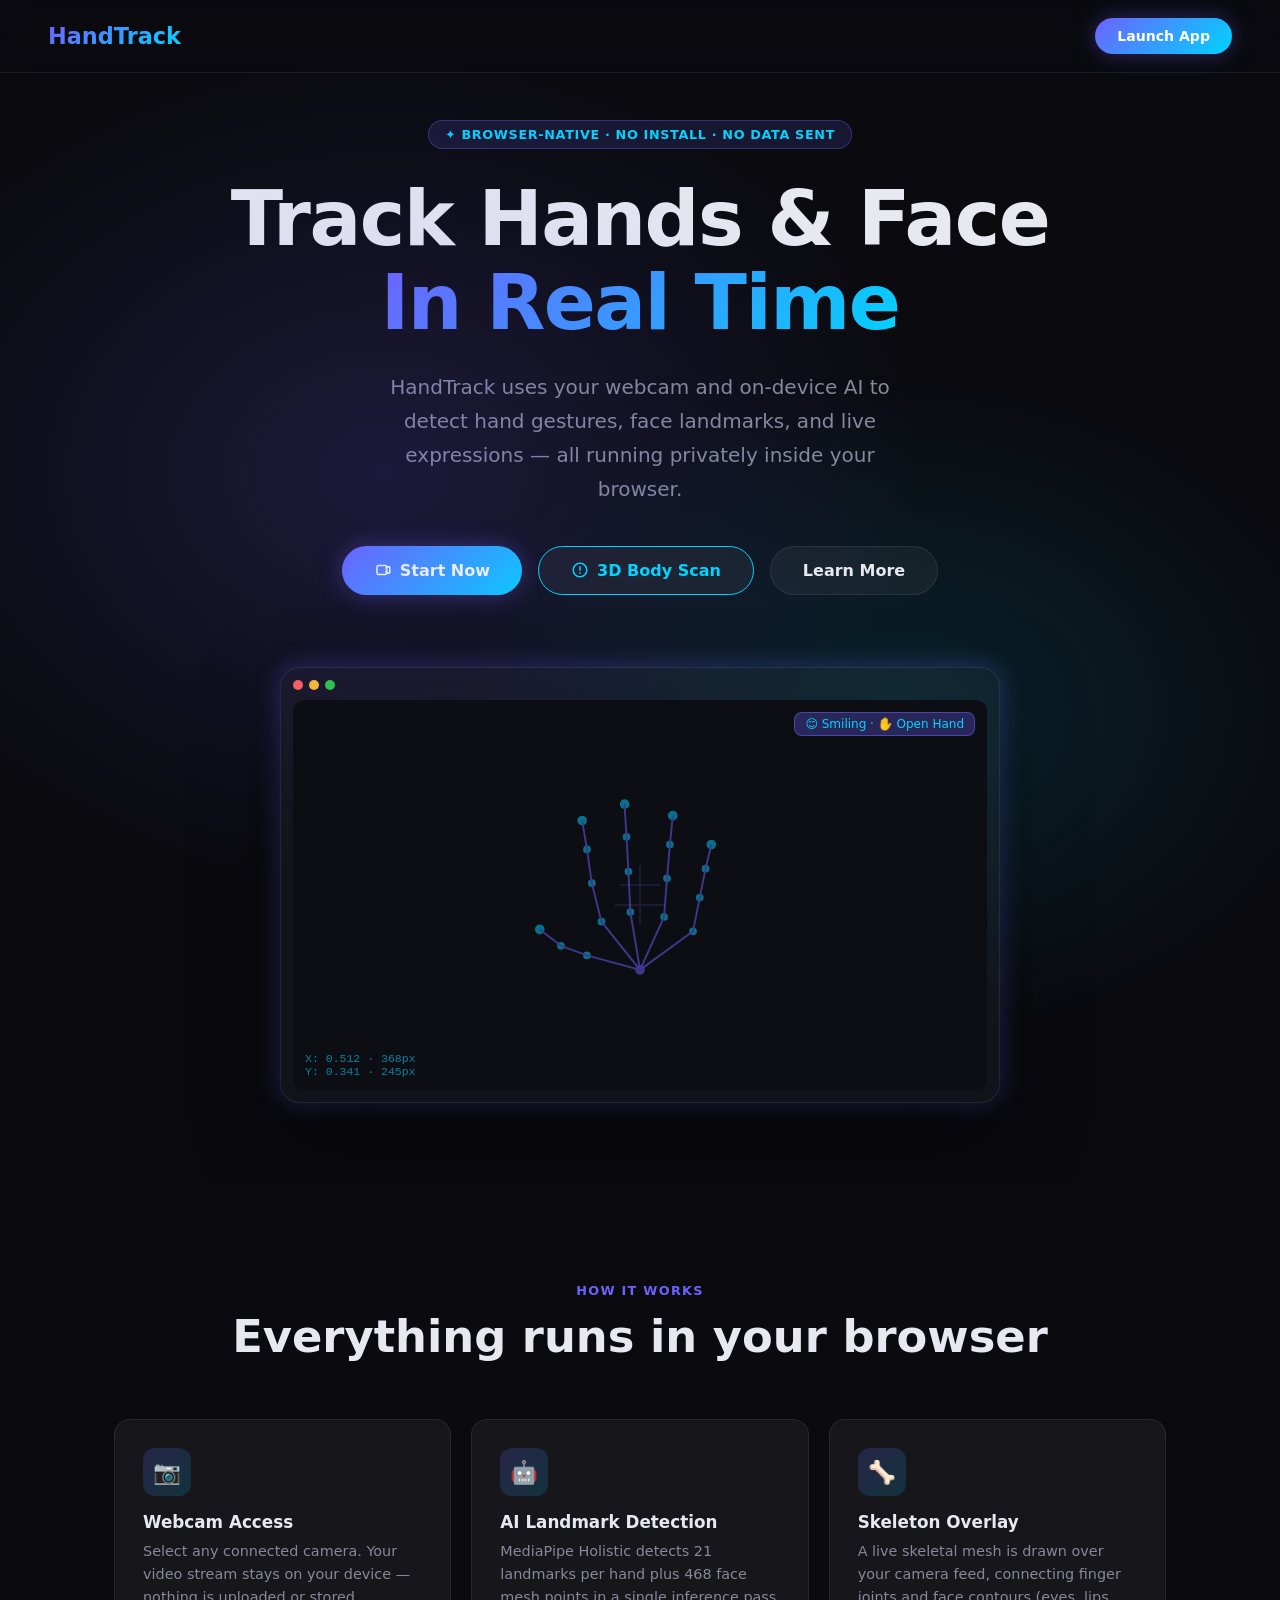
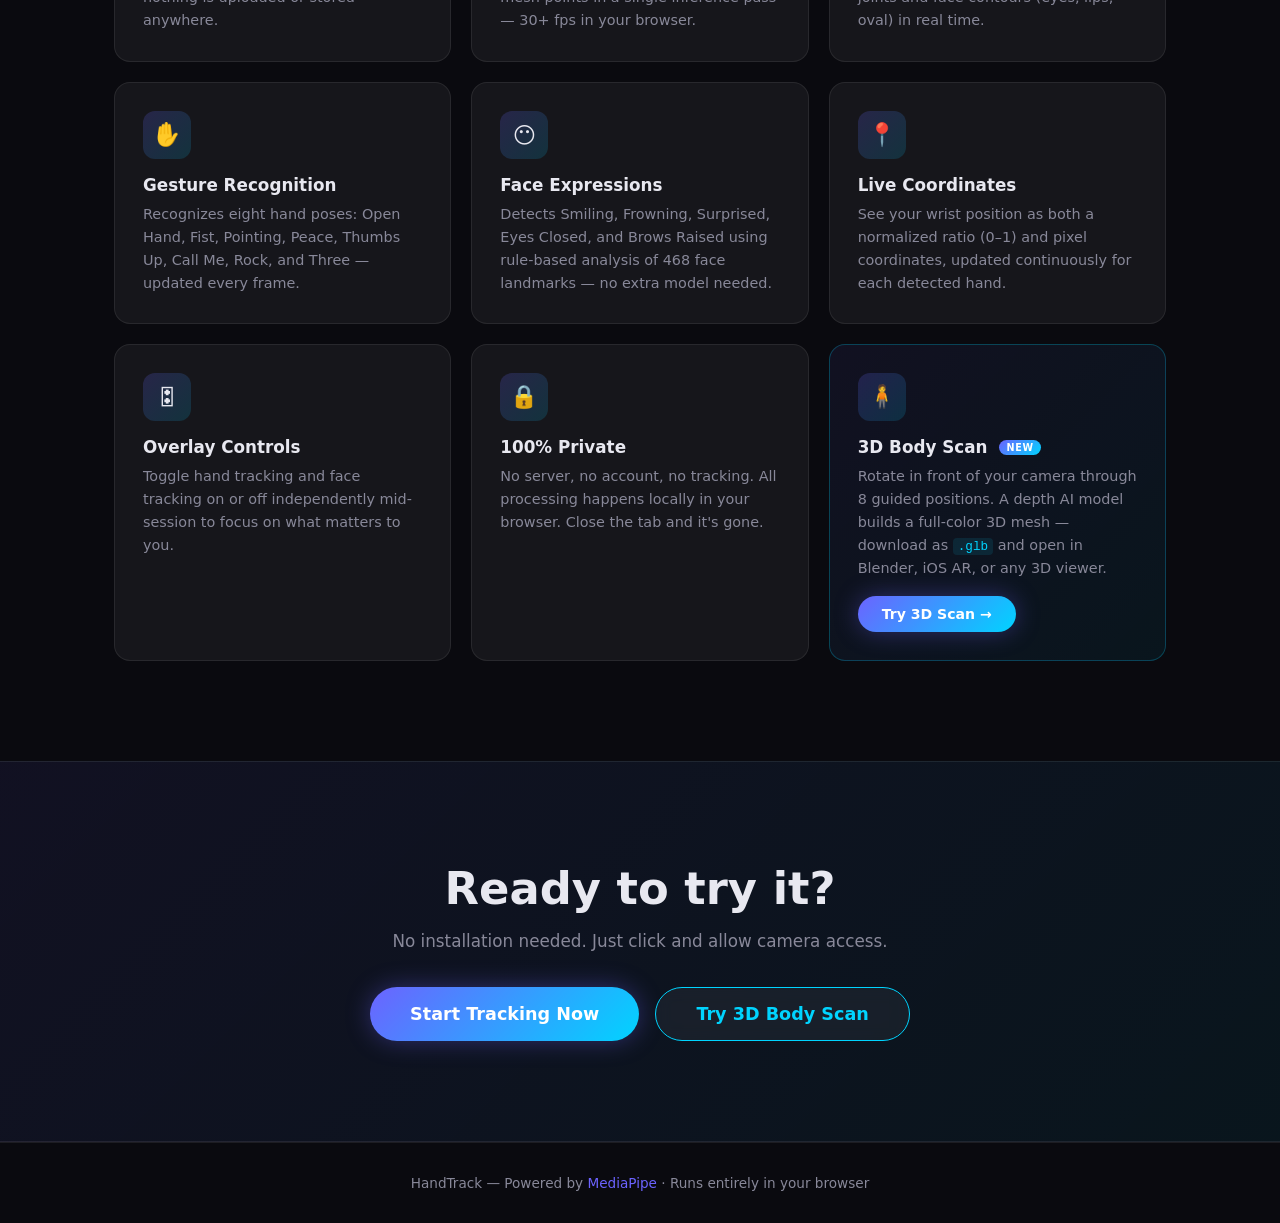
<file: index.html>
<!DOCTYPE html>
<html lang="en">
<head>
  <meta charset="UTF-8" />
  <meta name="viewport" content="width=device-width, initial-scale=1.0" />
  <title>HandTrack — Real-Time Hand &amp; Face Tracking</title>
  <link rel="stylesheet" href="style.css" />
</head>
<body>

  <!-- Nav -->
  <nav class="home-nav">
    <span class="nav-logo">HandTrack</span>
    <a href="camera.html" class="btn btn-primary" style="padding:10px 22px;font-size:0.88rem;">
      Launch App
    </a>
  </nav>

  <!-- Hero -->
  <section class="hero">
    <div class="hero-bg"></div>
    <div class="hero-badge">✦ Browser-native · No install · No data sent</div>
    <h1>Track Hands &amp; Face<br><span>In Real Time</span></h1>
    <p class="hero-sub">
      HandTrack uses your webcam and on-device AI to detect hand gestures,
      face landmarks, and live expressions — all running privately inside your browser.
    </p>
    <div class="hero-cta">
      <a href="camera.html" class="btn btn-primary">
        <svg width="18" height="18" fill="none" viewBox="0 0 24 24" stroke="currentColor" stroke-width="2">
          <path d="M15 10l4.553-2.277A1 1 0 0121 8.618v6.764a1 1 0 01-1.447.894L15 14M4 8a2 2 0 012-2h9a2 2 0 012 2v8a2 2 0 01-2 2H6a2 2 0 01-2-2V8z"/>
        </svg>
        Start Now
      </a>
      <a href="scan.html" class="btn btn-ghost" style="border-color:var(--accent2);color:var(--accent2);">
        <svg width="18" height="18" fill="none" viewBox="0 0 24 24" stroke="currentColor" stroke-width="2">
          <path d="M12 2C6.48 2 2 6.48 2 12s4.48 10 10 10 10-4.48 10-10S17.52 2 12 2zm0 18c-4.41 0-8-3.59-8-8s3.59-8 8-8 8 3.59 8 8-3.59 8-8 8zm-1-13h2v6h-2zm0 8h2v2h-2z" stroke="none" fill="currentColor"/>
        </svg>
        3D Body Scan
      </a>
      <a href="#how-it-works" class="btn btn-ghost">Learn More</a>
    </div>

    <!-- Mock UI Preview -->
    <div class="hero-preview">
      <div class="preview-bar">
        <span></span><span></span><span></span>
      </div>
      <div class="preview-screen">
        <svg viewBox="0 0 80 80" fill="none" xmlns="http://www.w3.org/2000/svg">
          <path d="M40 10 L40 70 M20 30 L60 30 M15 50 L65 50" stroke="#6c63ff" stroke-width="2"/>
        </svg>
        <div class="preview-label">😊 Smiling · ✋ Open Hand</div>
        <div class="preview-coords">
          X: 0.512 · 368px<br>
          Y: 0.341 · 245px
        </div>
        <!-- Skeleton dots decoration -->
        <svg style="position:absolute;inset:0;width:100%;height:100%;opacity:0.5" viewBox="0 0 720 405">
          <!-- palm -->
          <circle cx="360" cy="280" r="5" fill="#6c63ff"/>
          <!-- index finger -->
          <circle cx="320" cy="230" r="4" fill="#00d4ff"/>
          <circle cx="310" cy="190" r="4" fill="#00d4ff"/>
          <circle cx="305" cy="155" r="4" fill="#00d4ff"/>
          <circle cx="300" cy="125" r="5" fill="#00d4ff"/>
          <line x1="360" y1="280" x2="320" y2="230" stroke="#6c63ff" stroke-width="2"/>
          <line x1="320" y1="230" x2="310" y2="190" stroke="#6c63ff" stroke-width="2"/>
          <line x1="310" y1="190" x2="305" y2="155" stroke="#6c63ff" stroke-width="2"/>
          <line x1="305" y1="155" x2="300" y2="125" stroke="#6c63ff" stroke-width="2"/>
          <!-- middle finger -->
          <circle cx="350" cy="220" r="4" fill="#00d4ff"/>
          <circle cx="348" cy="178" r="4" fill="#00d4ff"/>
          <circle cx="346" cy="142" r="4" fill="#00d4ff"/>
          <circle cx="344" cy="108" r="5" fill="#00d4ff"/>
          <line x1="360" y1="280" x2="350" y2="220" stroke="#6c63ff" stroke-width="2"/>
          <line x1="350" y1="220" x2="348" y2="178" stroke="#6c63ff" stroke-width="2"/>
          <line x1="348" y1="178" x2="346" y2="142" stroke="#6c63ff" stroke-width="2"/>
          <line x1="346" y1="142" x2="344" y2="108" stroke="#6c63ff" stroke-width="2"/>
          <!-- ring -->
          <circle cx="385" cy="225" r="4" fill="#00d4ff"/>
          <circle cx="388" cy="185" r="4" fill="#00d4ff"/>
          <circle cx="391" cy="150" r="4" fill="#00d4ff"/>
          <circle cx="394" cy="120" r="5" fill="#00d4ff"/>
          <line x1="360" y1="280" x2="385" y2="225" stroke="#6c63ff" stroke-width="2"/>
          <line x1="385" y1="225" x2="388" y2="185" stroke="#6c63ff" stroke-width="2"/>
          <line x1="388" y1="185" x2="391" y2="150" stroke="#6c63ff" stroke-width="2"/>
          <line x1="391" y1="150" x2="394" y2="120" stroke="#6c63ff" stroke-width="2"/>
          <!-- pinky -->
          <circle cx="415" cy="240" r="4" fill="#00d4ff"/>
          <circle cx="422" cy="205" r="4" fill="#00d4ff"/>
          <circle cx="428" cy="175" r="4" fill="#00d4ff"/>
          <circle cx="434" cy="150" r="5" fill="#00d4ff"/>
          <line x1="360" y1="280" x2="415" y2="240" stroke="#6c63ff" stroke-width="2"/>
          <line x1="415" y1="240" x2="422" y2="205" stroke="#6c63ff" stroke-width="2"/>
          <line x1="422" y1="205" x2="428" y2="175" stroke="#6c63ff" stroke-width="2"/>
          <line x1="428" y1="175" x2="434" y2="150" stroke="#6c63ff" stroke-width="2"/>
          <!-- thumb -->
          <circle cx="305" cy="265" r="4" fill="#00d4ff"/>
          <circle cx="278" cy="255" r="4" fill="#00d4ff"/>
          <circle cx="256" cy="238" r="5" fill="#00d4ff"/>
          <line x1="360" y1="280" x2="305" y2="265" stroke="#6c63ff" stroke-width="2"/>
          <line x1="305" y1="265" x2="278" y2="255" stroke="#6c63ff" stroke-width="2"/>
          <line x1="278" y1="255" x2="256" y2="238" stroke="#6c63ff" stroke-width="2"/>
        </svg>
      </div>
    </div>
  </section>

  <!-- How it works -->
  <section class="section" id="how-it-works">
    <div class="section-label">How It Works</div>
    <h2>Everything runs in your browser</h2>
    <div class="features-grid">
      <div class="feature-card">
        <div class="feature-icon">📷</div>
        <h3>Webcam Access</h3>
        <p>Select any connected camera. Your video stream stays on your device — nothing is uploaded or stored anywhere.</p>
      </div>
      <div class="feature-card">
        <div class="feature-icon">🤖</div>
        <h3>AI Landmark Detection</h3>
        <p>MediaPipe Holistic detects 21 landmarks per hand plus 468 face mesh points in a single inference pass — 30+ fps in your browser.</p>
      </div>
      <div class="feature-card">
        <div class="feature-icon">🦴</div>
        <h3>Skeleton Overlay</h3>
        <p>A live skeletal mesh is drawn over your camera feed, connecting finger joints and face contours (eyes, lips, oval) in real time.</p>
      </div>
      <div class="feature-card">
        <div class="feature-icon">✋</div>
        <h3>Gesture Recognition</h3>
        <p>Recognizes eight hand poses: Open Hand, Fist, Pointing, Peace, Thumbs Up, Call Me, Rock, and Three — updated every frame.</p>
      </div>
      <div class="feature-card">
        <div class="feature-icon">😶</div>
        <h3>Face Expressions</h3>
        <p>Detects Smiling, Frowning, Surprised, Eyes Closed, and Brows Raised using rule-based analysis of 468 face landmarks — no extra model needed.</p>
      </div>
      <div class="feature-card">
        <div class="feature-icon">📍</div>
        <h3>Live Coordinates</h3>
        <p>See your wrist position as both a normalized ratio (0–1) and pixel coordinates, updated continuously for each detected hand.</p>
      </div>
      <div class="feature-card">
        <div class="feature-icon">🎛</div>
        <h3>Overlay Controls</h3>
        <p>Toggle hand tracking and face tracking on or off independently mid-session to focus on what matters to you.</p>
      </div>
      <div class="feature-card">
        <div class="feature-icon">🔒</div>
        <h3>100% Private</h3>
        <p>No server, no account, no tracking. All processing happens locally in your browser. Close the tab and it's gone.</p>
      </div>
      <div class="feature-card feature-card--scan">
        <div class="feature-icon">🧍</div>
        <h3>3D Body Scan <span class="feature-badge">New</span></h3>
        <p>Rotate in front of your camera through 8 guided positions. A depth AI model builds a full-color 3D mesh — download as <code>.glb</code> and open in Blender, iOS AR, or any 3D viewer.</p>
        <a href="scan.html" class="btn btn-primary" style="margin-top:16px;padding:10px 24px;font-size:0.88rem;">Try 3D Scan →</a>
      </div>
    </div>
  </section>

  <!-- CTA band -->
  <div class="cta-band">
    <h2>Ready to try it?</h2>
    <p>No installation needed. Just click and allow camera access.</p>
    <div style="display:flex;gap:16px;flex-wrap:wrap;justify-content:center;">
      <a href="camera.html" class="btn btn-primary" style="font-size:1.1rem;padding:16px 40px;">
        Start Tracking Now
      </a>
      <a href="scan.html" class="btn btn-ghost" style="font-size:1.1rem;padding:16px 40px;border-color:var(--accent2);color:var(--accent2);">
        Try 3D Body Scan
      </a>
    </div>
  </div>

  <footer>
    <p>HandTrack &mdash; Powered by <a href="https://mediapipe.dev" style="color:var(--accent)">MediaPipe</a> &middot; Runs entirely in your browser</p>
  </footer>

</body>
</html>
</file>
<file: style.css>
/* ── Reset & Base ── */
*, *::before, *::after { box-sizing: border-box; margin: 0; padding: 0; }

:root {
  --bg: #0a0a0f;
  --bg2: #12121a;
  --surface: rgba(255,255,255,0.05);
  --border: rgba(255,255,255,0.08);
  --accent: #6c63ff;
  --accent2: #00d4ff;
  --text: #e8e8f0;
  --muted: #888899;
  --radius: 16px;
  --glow: 0 0 24px rgba(108,99,255,0.35);
}

html, body {
  height: 100%;
  font-family: 'Segoe UI', system-ui, sans-serif;
  background: var(--bg);
  color: var(--text);
  -webkit-font-smoothing: antialiased;
}

a { color: inherit; text-decoration: none; }

/* ── Buttons ── */
.btn {
  display: inline-flex;
  align-items: center;
  gap: 8px;
  padding: 14px 32px;
  border-radius: 50px;
  border: none;
  font-size: 1rem;
  font-weight: 600;
  cursor: pointer;
  transition: transform 0.15s, box-shadow 0.15s, opacity 0.15s;
}
.btn:hover { transform: translateY(-2px); }
.btn:active { transform: translateY(0); }

.btn-primary {
  background: linear-gradient(135deg, var(--accent), var(--accent2));
  color: #fff;
  box-shadow: var(--glow);
}
.btn-primary:hover { box-shadow: 0 0 36px rgba(108,99,255,0.55); }

.btn-ghost {
  background: var(--surface);
  color: var(--text);
  border: 1px solid var(--border);
  backdrop-filter: blur(8px);
}
.btn-ghost:hover { background: rgba(255,255,255,0.09); }

/* ── Glass card ── */
.card {
  background: var(--surface);
  border: 1px solid var(--border);
  border-radius: var(--radius);
  backdrop-filter: blur(12px);
  padding: 24px;
}

/* ════════════════════════════════════════
   HOME PAGE
════════════════════════════════════════ */
.home-nav {
  position: fixed;
  top: 0; left: 0; right: 0;
  z-index: 100;
  display: flex;
  align-items: center;
  justify-content: space-between;
  padding: 18px 48px;
  background: rgba(10,10,15,0.8);
  backdrop-filter: blur(12px);
  border-bottom: 1px solid var(--border);
}
.nav-logo {
  font-size: 1.4rem;
  font-weight: 800;
  background: linear-gradient(135deg, var(--accent), var(--accent2));
  -webkit-background-clip: text;
  -webkit-text-fill-color: transparent;
  background-clip: text;
}

/* Hero */
.hero {
  min-height: 100vh;
  display: flex;
  flex-direction: column;
  align-items: center;
  justify-content: center;
  text-align: center;
  padding: 120px 24px 80px;
  position: relative;
  overflow: hidden;
}

.hero-bg {
  position: absolute;
  inset: 0;
  background:
    radial-gradient(ellipse 60% 50% at 30% 40%, rgba(108,99,255,0.18) 0%, transparent 70%),
    radial-gradient(ellipse 50% 40% at 70% 60%, rgba(0,212,255,0.12) 0%, transparent 70%);
  pointer-events: none;
}

.hero-badge {
  display: inline-flex;
  align-items: center;
  gap: 6px;
  padding: 6px 16px;
  border-radius: 50px;
  background: rgba(108,99,255,0.15);
  border: 1px solid rgba(108,99,255,0.35);
  font-size: 0.8rem;
  font-weight: 600;
  letter-spacing: 0.05em;
  color: var(--accent2);
  text-transform: uppercase;
  margin-bottom: 28px;
}

.hero h1 {
  font-size: clamp(2.8rem, 6vw, 5.5rem);
  font-weight: 800;
  line-height: 1.1;
  letter-spacing: -0.02em;
  margin-bottom: 24px;
}
.hero h1 span {
  background: linear-gradient(135deg, var(--accent), var(--accent2));
  -webkit-background-clip: text;
  -webkit-text-fill-color: transparent;
  background-clip: text;
}

.hero-sub {
  font-size: clamp(1rem, 2vw, 1.25rem);
  color: var(--muted);
  max-width: 560px;
  line-height: 1.7;
  margin-bottom: 40px;
}

.hero-cta {
  display: flex;
  gap: 16px;
  flex-wrap: wrap;
  justify-content: center;
  margin-bottom: 72px;
}

.hero-preview {
  width: 100%;
  max-width: 720px;
  border-radius: 20px;
  border: 1px solid var(--border);
  background: var(--bg2);
  padding: 12px;
  box-shadow: 0 32px 80px rgba(0,0,0,0.5), var(--glow);
}
.preview-bar {
  display: flex;
  gap: 6px;
  margin-bottom: 10px;
}
.preview-bar span {
  width: 10px; height: 10px; border-radius: 50%;
}
.preview-bar span:nth-child(1) { background: #ff5f57; }
.preview-bar span:nth-child(2) { background: #febc2e; }
.preview-bar span:nth-child(3) { background: #28c840; }
.preview-screen {
  border-radius: 12px;
  background: #0d0d14;
  aspect-ratio: 16/9;
  display: flex;
  align-items: center;
  justify-content: center;
  position: relative;
  overflow: hidden;
}
.preview-screen svg {
  opacity: 0.15;
  width: 80px;
}
.preview-label {
  position: absolute;
  top: 12px; right: 12px;
  background: rgba(108,99,255,0.3);
  border: 1px solid rgba(108,99,255,0.5);
  border-radius: 8px;
  padding: 4px 10px;
  font-size: 0.75rem;
  color: var(--accent2);
}
.preview-coords {
  position: absolute;
  bottom: 12px; left: 12px;
  font-family: monospace;
  font-size: 0.72rem;
  color: #00d4ff99;
}
.preview-hand-dots {
  position: absolute;
  inset: 0;
  display: flex;
  align-items: center;
  justify-content: center;
}

/* How it works */
.section {
  padding: 100px 24px;
  max-width: 1100px;
  margin: 0 auto;
}
.section-label {
  text-align: center;
  font-size: 0.8rem;
  font-weight: 700;
  text-transform: uppercase;
  letter-spacing: 0.1em;
  color: var(--accent);
  margin-bottom: 12px;
}
.section h2 {
  text-align: center;
  font-size: clamp(1.8rem, 3.5vw, 2.8rem);
  font-weight: 800;
  margin-bottom: 56px;
}

.features-grid {
  display: grid;
  grid-template-columns: repeat(auto-fit, minmax(260px, 1fr));
  gap: 20px;
}
.feature-card {
  background: var(--surface);
  border: 1px solid var(--border);
  border-radius: var(--radius);
  padding: 28px;
  transition: border-color 0.2s, transform 0.2s;
}
.feature-card:hover {
  border-color: rgba(108,99,255,0.4);
  transform: translateY(-4px);
}
.feature-icon {
  width: 48px; height: 48px;
  border-radius: 12px;
  background: linear-gradient(135deg, rgba(108,99,255,0.2), rgba(0,212,255,0.15));
  display: flex;
  align-items: center;
  justify-content: center;
  font-size: 1.4rem;
  margin-bottom: 16px;
}
.feature-card h3 {
  font-size: 1.05rem;
  font-weight: 700;
  margin-bottom: 8px;
}
.feature-card p {
  font-size: 0.9rem;
  color: var(--muted);
  line-height: 1.6;
}

/* CTA band */
.cta-band {
  text-align: center;
  padding: 100px 24px;
  background: linear-gradient(135deg, rgba(108,99,255,0.08), rgba(0,212,255,0.06));
  border-top: 1px solid var(--border);
  border-bottom: 1px solid var(--border);
}
.cta-band h2 {
  font-size: clamp(1.8rem, 3.5vw, 2.8rem);
  font-weight: 800;
  margin-bottom: 16px;
}
.cta-band p {
  color: var(--muted);
  margin-bottom: 36px;
  font-size: 1.05rem;
}

footer {
  text-align: center;
  padding: 32px;
  color: var(--muted);
  font-size: 0.85rem;
  border-top: 1px solid var(--border);
}

/* ════════════════════════════════════════
   CAMERA PAGE
════════════════════════════════════════ */
.cam-page {
  height: 100vh;
  display: grid;
  grid-template-rows: auto 1fr;
  overflow: hidden;
}

.cam-header {
  display: flex;
  align-items: center;
  justify-content: space-between;
  padding: 14px 24px;
  background: var(--bg2);
  border-bottom: 1px solid var(--border);
  gap: 16px;
  flex-wrap: wrap;
  /* iOS notch / Dynamic Island */
  padding-top:   max(14px, env(safe-area-inset-top));
  padding-left:  max(24px, env(safe-area-inset-left));
  padding-right: max(24px, env(safe-area-inset-right));
}

.cam-header .nav-logo { font-size: 1.2rem; }

.cam-controls {
  display: flex;
  align-items: center;
  gap: 12px;
  flex-wrap: wrap;
}

.cam-select-wrap {
  position: relative;
}
.cam-select-wrap select {
  appearance: none;
  background: var(--surface);
  border: 1px solid var(--border);
  color: var(--text);
  border-radius: 8px;
  padding: 8px 36px 8px 14px;
  font-size: 0.88rem;
  cursor: pointer;
  outline: none;
  transition: border-color 0.2s;
  min-width: 180px;
}
.cam-select-wrap select:hover,
.cam-select-wrap select:focus { border-color: var(--accent); }
.cam-select-wrap::after {
  content: '▾';
  position: absolute;
  right: 12px;
  top: 50%;
  transform: translateY(-50%);
  pointer-events: none;
  color: var(--muted);
  font-size: 0.8rem;
}

.status-dot {
  display: flex;
  align-items: center;
  gap: 6px;
  font-size: 0.82rem;
  color: var(--muted);
}
.dot {
  width: 8px; height: 8px;
  border-radius: 50%;
  background: #444;
  transition: background 0.3s;
}
.dot.active { background: #00e676; box-shadow: 0 0 6px #00e676; }
.dot.loading { background: #febc2e; animation: pulse 1s infinite; }

@keyframes pulse {
  0%, 100% { opacity: 1; }
  50% { opacity: 0.3; }
}

/* Camera viewport */
.cam-viewport {
  position: relative;
  display: flex;
  align-items: center;
  justify-content: center;
  background: #050507;
  overflow: hidden;
}

#videoEl {
  position: absolute;
  width: 100%; height: 100%;
  object-fit: contain;
  z-index: 0;
  /* Mirror so the view feels like a selfie / whiteboard — natural for drawing */
  transform: scaleX(-1);
}

/* Canvas wrapper — JS positions this to exactly cover the video content area */
.canvas-wrapper {
  position: absolute;
  line-height: 0;
  z-index: 1;
}

#overlayCanvas {
  display: block;
  width: 100%;
  height: 100%;
}

#drawingCanvas {
  position: absolute;
  top: 0; left: 0;
  width: 100%; height: 100%;
  pointer-events: none;
}

/* Overlay panels */
.overlay-panel {
  position: absolute;
  z-index: 10;
  pointer-events: none;
}

.info-panel {
  top: 16px; right: 16px;
  min-width: 200px;
  background: rgba(10,10,15,0.82);
  border: 1px solid var(--border);
  border-radius: var(--radius);
  padding: 16px 18px;
  backdrop-filter: blur(10px);
}
.info-panel h4 {
  font-size: 0.7rem;
  font-weight: 700;
  text-transform: uppercase;
  letter-spacing: 0.1em;
  color: var(--muted);
  margin-bottom: 8px;
}
.gesture-label {
  font-size: 1.4rem;
  font-weight: 800;
  background: linear-gradient(135deg, var(--accent), var(--accent2));
  -webkit-background-clip: text;
  -webkit-text-fill-color: transparent;
  background-clip: text;
  margin-bottom: 16px;
  min-height: 1.8rem;
}

.coord-row {
  display: flex;
  justify-content: space-between;
  font-family: monospace;
  font-size: 0.82rem;
  color: var(--accent2);
  margin-bottom: 4px;
}
.coord-row span:first-child { color: var(--muted); }

.hand-count-panel {
  bottom: max(16px, env(safe-area-inset-bottom));
  right:  max(16px, env(safe-area-inset-right));
  background: rgba(10,10,15,0.82);
  border: 1px solid var(--border);
  border-radius: 10px;
  padding: 8px 14px;
  backdrop-filter: blur(10px);
  font-size: 0.8rem;
  color: var(--muted);
}
.hand-count-panel strong { color: var(--text); }
.fps-value { color: var(--accent2); font-family: monospace; }

.no-camera-msg {
  color: var(--muted);
  text-align: center;
  font-size: 1rem;
}
.no-camera-msg h3 { color: var(--text); margin-bottom: 8px; font-size: 1.3rem; }

/* Loading overlay */
.loading-overlay {
  position: absolute;
  inset: 0;
  display: flex;
  flex-direction: column;
  align-items: center;
  justify-content: center;
  gap: 16px;
  background: var(--bg);
  z-index: 20;
}
.spinner {
  width: 44px; height: 44px;
  border: 3px solid var(--border);
  border-top-color: var(--accent);
  border-radius: 50%;
  animation: spin 0.8s linear infinite;
}
@keyframes spin { to { transform: rotate(360deg); } }
.loading-overlay p { color: var(--muted); font-size: 0.9rem; }

/* Overlay toggle buttons */
.overlay-toggles {
  display: flex;
  gap: 6px;
}
.toggle-btn {
  padding: 7px 14px;
  border-radius: 20px;
  border: 1px solid var(--border);
  background: var(--surface);
  color: var(--muted);
  font-size: 0.82rem;
  font-weight: 600;
  cursor: pointer;
  transition: background 0.15s, border-color 0.15s, color 0.15s;
  white-space: nowrap;
}
.toggle-btn:hover {
  background: rgba(255,255,255,0.09);
  color: var(--text);
}
.toggle-btn.active {
  background: rgba(108,99,255,0.22);
  border-color: rgba(108,99,255,0.55);
  color: #fff;
}

/* Square icon button (fullscreen, flip) */
.icon-btn {
  width: 36px; height: 36px;
  border-radius: 10px;
  border: 1px solid var(--border);
  background: var(--surface);
  color: var(--text);
  font-size: 1rem;
  cursor: pointer;
  display: inline-flex;
  align-items: center;
  justify-content: center;
  transition: background 0.15s, border-color 0.15s, transform 0.1s;
  flex-shrink: 0;
}
.icon-btn:hover { background: rgba(255,255,255,0.09); border-color: var(--accent); }
.icon-btn:active { transform: scale(0.93); }
.icon-btn.active {
  background: rgba(108,99,255,0.22);
  border-color: rgba(108,99,255,0.55);
}

/* Fullscreen — hide header, give viewport full height */
:fullscreen       .cam-header,
:-webkit-full-screen .cam-header { display: none; }
:fullscreen       .cam-page,
:-webkit-full-screen .cam-page { grid-template-rows: 1fr; }
:fullscreen       .cam-viewport,
:-webkit-full-screen .cam-viewport { height: 100vh; }

/* Screenshot button */
.save-btn {
  padding: 7px 14px;
  border-radius: 20px;
  border: 1px solid rgba(108,99,255,0.45);
  background: rgba(108,99,255,0.18);
  color: var(--text);
  font-size: 0.82rem;
  font-weight: 600;
  cursor: pointer;
  transition: background 0.15s, border-color 0.15s, transform 0.1s;
  white-space: nowrap;
}
.save-btn:hover { background: rgba(108,99,255,0.35); border-color: var(--accent); }
.save-btn:active { transform: scale(0.96); }

/* Draw toolbar (bottom-centre pill) */
.draw-toolbar {
  bottom: max(16px, env(safe-area-inset-bottom));
  left: 50%;
  transform: translateX(-50%);
  display: flex;
  align-items: center;
  gap: 8px;
  padding: 10px 16px;
  background: rgba(10,10,15,0.88);
  border: 1px solid var(--border);
  border-radius: 50px;
  backdrop-filter: blur(12px);
  pointer-events: all;
}

.color-swatch {
  width: 22px; height: 22px;
  border-radius: 50%;
  border: 2px solid transparent;
  cursor: pointer;
  transition: transform 0.12s, border-color 0.12s;
  flex-shrink: 0;
  pointer-events: all;
}
.color-swatch:hover { transform: scale(1.18); }
.color-swatch.active { border-color: #fff; transform: scale(1.18); }

.toolbar-divider {
  width: 1px;
  height: 20px;
  background: var(--border);
  margin: 0 2px;
  flex-shrink: 0;
}

/* Face expression panel (top-left) */
.face-panel {
  top: 16px; left: 16px;
  min-width: 190px;
  background: rgba(10,10,15,0.82);
  border: 1px solid var(--border);
  border-radius: var(--radius);
  padding: 16px 18px;
  backdrop-filter: blur(10px);
}
.face-panel h4 {
  font-size: 0.7rem;
  font-weight: 700;
  text-transform: uppercase;
  letter-spacing: 0.1em;
  color: var(--muted);
  margin-bottom: 8px;
}
.expression-label {
  font-size: 1.3rem;
  font-weight: 800;
  color: var(--accent2);
  margin-bottom: 12px;
  min-height: 1.7rem;
}

/* Two-hand layout: show second hand info */
.second-hand {
  display: none;
}
.second-hand.visible {
  display: block;
  margin-top: 12px;
  padding-top: 12px;
  border-top: 1px solid var(--border);
}

/* ── Responsive ───────────────────────────────────────────── */

/* Tablet */
@media (max-width: 900px) {
  .cam-select-wrap select { min-width: 130px; }
}

/* Mobile — phones */
@media (max-width: 600px) {
  .home-nav { padding: 14px 20px; }

  /* Panels: stay in corners but compact */
  .info-panel  { min-width: 130px; top: 8px; right: 8px; padding: 10px 12px; font-size: 0.8rem; }
  .face-panel  { min-width: 130px; top: 8px; left: 8px;  padding: 10px 12px; font-size: 0.8rem; }
  .gesture-label  { font-size: 1rem; margin-bottom: 10px; }
  .expression-label { font-size: 0.95rem; margin-bottom: 8px; }
  .coord-row { font-size: 0.75rem; }

  /* Header: stack controls, tighter gap */
  .cam-header { gap: 6px; padding-top: max(10px, env(safe-area-inset-top)); }
  .cam-header .nav-logo { font-size: 1rem; }
  .cam-controls { gap: 6px; }

  /* Buttons: finger-friendly tap targets */
  .toggle-btn  { padding: 8px 10px; font-size: 0.78rem; min-height: 38px; }
  .save-btn    { padding: 8px 10px; font-size: 0.78rem; min-height: 38px; }
  .icon-btn    { width: 38px; height: 38px; font-size: 1.1rem; }

  /* Hide camera selector on phones (use flip button instead) */
  .cam-select-wrap { display: none; }

  /* Draw toolbar */
  .draw-toolbar  { padding: 8px 12px; gap: 6px; }
  .color-swatch  { width: 20px; height: 20px; }
}

/* iOS specific: hide second-hand coords to save space, safe area bottom */
[data-platform="ios"] .second-hand .coord-row { display: none; }
[data-platform="ios"] .hand-count-panel,
[data-platform="android"] .hand-count-panel {
  bottom: max(16px, env(safe-area-inset-bottom));
}

/* Android: camera select not needed (flip button handles it) */
@media (max-width: 600px) {
  [data-platform="android"] .cam-select-wrap { display: none; }
}

/* Desktop: flip button never shown (shown via JS on mobile) */
[data-platform="desktop"] #flipCameraBtn { display: none !important; }


/* ════════════════════════════════════════
   FEATURE CARD — SCAN HIGHLIGHT
════════════════════════════════════════ */
.feature-card--scan {
  border-color: rgba(0,212,255,0.25);
  background: linear-gradient(135deg, rgba(108,99,255,0.08), rgba(0,212,255,0.06));
  position: relative;
}
.feature-badge {
  display: inline-block;
  font-size: 0.6rem;
  font-weight: 700;
  letter-spacing: 0.08em;
  text-transform: uppercase;
  background: linear-gradient(135deg, var(--accent), var(--accent2));
  color: #fff;
  padding: 2px 7px;
  border-radius: 20px;
  vertical-align: middle;
  margin-left: 6px;
}
.feature-card--scan code {
  font-family: 'Cascadia Code', 'Fira Code', monospace;
  font-size: 0.88em;
  color: var(--accent2);
  background: rgba(0,212,255,0.1);
  padding: 1px 5px;
  border-radius: 4px;
}

/* ════════════════════════════════════════
   SCAN PAGE
════════════════════════════════════════ */
.scan-page {
  height: 100%;
  display: flex;
  flex-direction: column;
  overflow: hidden;
}

/* ── Scan nav ── */
.scan-nav {
  display: flex;
  align-items: center;
  gap: 12px;
  padding: 12px 20px;
  background: rgba(10,10,15,0.9);
  backdrop-filter: blur(12px);
  border-bottom: 1px solid var(--border);
  flex-shrink: 0;
  z-index: 10;
}
.scan-nav-back {
  display: inline-flex;
  align-items: center;
  gap: 6px;
  font-size: 0.85rem;
  color: var(--muted);
  transition: color 0.15s;
}
.scan-nav-back:hover { color: var(--text); }
.scan-nav-title {
  font-size: 0.95rem;
  font-weight: 700;
  background: linear-gradient(135deg, var(--accent), var(--accent2));
  -webkit-background-clip: text;
  -webkit-text-fill-color: transparent;
  background-clip: text;
}

/* ── Phase container ── */
.scan-phase {
  flex: 1;
  display: flex;
  flex-direction: column;
  align-items: center;
  justify-content: center;
  overflow: hidden;
  position: relative;
}

/* ── Loading overlay ── */
.scan-loading-overlay {
  position: fixed;
  inset: 0;
  background: rgba(10,10,15,0.92);
  backdrop-filter: blur(8px);
  display: flex;
  flex-direction: column;
  align-items: center;
  justify-content: center;
  gap: 20px;
  z-index: 100;
}
.scan-loading-overlay p {
  color: var(--muted);
  font-size: 0.95rem;
}

/* ── Setup phase ── */
.scan-setup-inner {
  display: flex;
  flex-direction: column;
  align-items: center;
  width: 100%;
  max-width: 720px;
  height: 100%;
  position: relative;
}
.scan-video-wrap {
  position: relative;
  width: 100%;
  flex: 1;
  min-height: 0;
  overflow: hidden;
}
.scan-video {
  width: 100%;
  height: 100%;
  object-fit: cover;
  transform: scaleX(-1);     /* mirror for selfie view */
  display: block;
}
/* Instructions overlay on top of camera preview */
.scan-instructions-panel {
  position: absolute;
  inset: 0;
  background: linear-gradient(to top, rgba(10,10,15,0.97) 0%, rgba(10,10,15,0.65) 55%, transparent 100%);
  display: flex;
  flex-direction: column;
  justify-content: flex-end;
  padding: 28px 24px 32px;
  gap: 16px;
}
.scan-instructions-panel h2 {
  font-size: 1.4rem;
  font-weight: 800;
  margin-bottom: 4px;
}
.scan-step-list {
  list-style: none;
  display: flex;
  flex-direction: column;
  gap: 8px;
}
.scan-step-list li {
  display: flex;
  align-items: flex-start;
  gap: 10px;
  font-size: 0.88rem;
  color: var(--text);
  line-height: 1.4;
}
.scan-step-num {
  flex-shrink: 0;
  width: 22px;
  height: 22px;
  border-radius: 50%;
  background: linear-gradient(135deg, var(--accent), var(--accent2));
  display: flex;
  align-items: center;
  justify-content: center;
  font-size: 0.72rem;
  font-weight: 800;
  color: #fff;
  margin-top: 1px;
}
.scan-step-list strong { color: var(--accent2); }
.scan-model-status {
  font-size: 0.78rem;
  color: var(--muted);
  text-align: center;
}
#startScanBtn:disabled {
  opacity: 0.45;
  cursor: not-allowed;
  transform: none;
}

/* ── Capture phase ── */
.scan-capture-inner {
  position: relative;
  width: 100%;
  height: 100%;
  display: flex;
  align-items: center;
  justify-content: center;
  overflow: hidden;
}
.capture-video {
  width: 100%;
  height: 100%;
  object-fit: cover;
  transform: scaleX(-1);
}
.capture-flash {
  position: absolute;
  inset: 0;
  background: #fff;
  opacity: 0;
  pointer-events: none;
  transition: opacity 0.05s;
  z-index: 5;
}
/* HUD on top of capture video */
.capture-hud {
  position: absolute;
  inset: 0;
  display: flex;
  flex-direction: column;
  align-items: center;
  pointer-events: none;
  z-index: 10;
  padding: 20px 20px 32px;
}
/* Top bar: progress dots */
.capture-progress {
  display: flex;
  gap: 8px;
  background: rgba(10,10,15,0.6);
  backdrop-filter: blur(8px);
  padding: 8px 16px;
  border-radius: 40px;
  border: 1px solid var(--border);
  margin-top: 4px;
}
.progress-dot {
  width: 11px;
  height: 11px;
  border-radius: 50%;
  background: rgba(255,255,255,0.1);
  border: 2px solid rgba(255,255,255,0.2);
  transition: all 0.3s;
}
.progress-dot.done {
  background: var(--accent);
  border-color: var(--accent);
}
.progress-dot.active {
  background: transparent;
  border-color: var(--accent2);
  box-shadow: 0 0 10px var(--accent2);
  animation: pulse 0.9s ease-in-out infinite;
}
/* Center: angle label + instruction */
.capture-center {
  flex: 1;
  display: flex;
  flex-direction: column;
  align-items: center;
  justify-content: center;
  gap: 8px;
  text-align: center;
}
.capture-angle-name {
  font-size: 2rem;
  font-weight: 900;
  background: linear-gradient(135deg, #fff, var(--accent2));
  -webkit-background-clip: text;
  -webkit-text-fill-color: transparent;
  background-clip: text;
  text-shadow: none;
  line-height: 1.1;
}
.capture-angle-instruction {
  font-size: 0.9rem;
  color: rgba(255,255,255,0.7);
  max-width: 260px;
}
/* Silhouette body outline for each angle */
.silhouette-wrap {
  width: 70px;
  height: 120px;
  opacity: 0.55;
  margin: 4px 0;
}
/* Countdown number */
.capture-countdown {
  font-size: 6rem;
  font-weight: 900;
  line-height: 1;
  background: linear-gradient(135deg, var(--accent), var(--accent2));
  -webkit-background-clip: text;
  -webkit-text-fill-color: transparent;
  background-clip: text;
  transition: transform 0.1s;
  min-height: 1em;
}
.capture-countdown.tick {
  animation: countdown-pop 0.25s ease-out;
}
@keyframes countdown-pop {
  0% { transform: scale(1.35); }
  100% { transform: scale(1); }
}
/* Status text at bottom */
.capture-status {
  font-size: 0.82rem;
  color: var(--muted);
  min-height: 1.2em;
  letter-spacing: 0.02em;
}

/* ── Viewer phase ── */
.scan-viewer-phase {
  flex-direction: column;
}
#viewer3d {
  flex: 1;
  width: 100%;
  min-height: 0;
  position: relative;
  background: var(--bg);
  overflow: hidden;
}
#viewer3d canvas {
  display: block;
  width: 100% !important;
  height: 100% !important;
}
/* ── Processing phase ── */
.scan-processing-phase {
  flex-direction: column;
  align-items: center;
  justify-content: center;
  background: var(--bg);
}
.proc-inner {
  display: flex;
  flex-direction: column;
  align-items: center;
  gap: 18px;
  padding: 40px 32px;
  text-align: center;
  max-width: 400px;
}
.proc-inner h2 { font-size: 1.5rem; font-weight: 700; margin: 0; }
.proc-inner p  { color: var(--muted); margin: 0; }
.proc-hint     { font-size: 0.82rem !important; opacity: 0.6; }
.proc-spinner  { line-height: 0; }
.proc-arc {
  transform-origin: 32px 32px;
  animation: proc-spin 1.1s linear infinite;
}
@keyframes proc-spin { to { transform: rotate(360deg); } }
.proc-bar-wrap {
  width: 100%;
  height: 6px;
  background: var(--surface);
  border-radius: 99px;
  overflow: hidden;
}
.proc-bar {
  height: 100%;
  width: 0%;
  background: linear-gradient(90deg, var(--accent), var(--accent2));
  border-radius: 99px;
  transition: width 0.35s ease;
}

/* ── Viewer / Export toolbar ── */
.viewer-toolbar {
  display: flex;
  flex-direction: column;
  align-items: center;
  gap: 10px;
  padding: 14px 20px;
  background: rgba(18,18,26,0.95);
  backdrop-filter: blur(12px);
  border-top: 1px solid var(--border);
  flex-shrink: 0;
}
.viewer-toolbar-btns {
  display: flex;
  align-items: center;
  gap: 10px;
  flex-wrap: wrap;
  justify-content: center;
}
.viewer-stats {
  font-size: 0.75rem;
  color: var(--muted);
  white-space: nowrap;
}

/* ── Responsive ── */
@media (max-width: 600px) {
  .scan-instructions-panel { padding: 20px 16px 24px; }
  .scan-instructions-panel h2 { font-size: 1.15rem; }
  .scan-step-list li { font-size: 0.82rem; }
  .capture-angle-name { font-size: 1.4rem; }
  .capture-countdown { font-size: 4.5rem; }
  .silhouette-wrap { width: 52px; height: 90px; }
  .viewer-toolbar { gap: 8px; padding: 10px 12px; }
  .viewer-stats { display: none; }
}

/* Scan-nav camera select — slightly narrower than the tracking-app version */
.scan-cam-select select { min-width: 150px; }
@media (max-width: 900px) { .scan-cam-select select { min-width: 120px; } }
</file>
